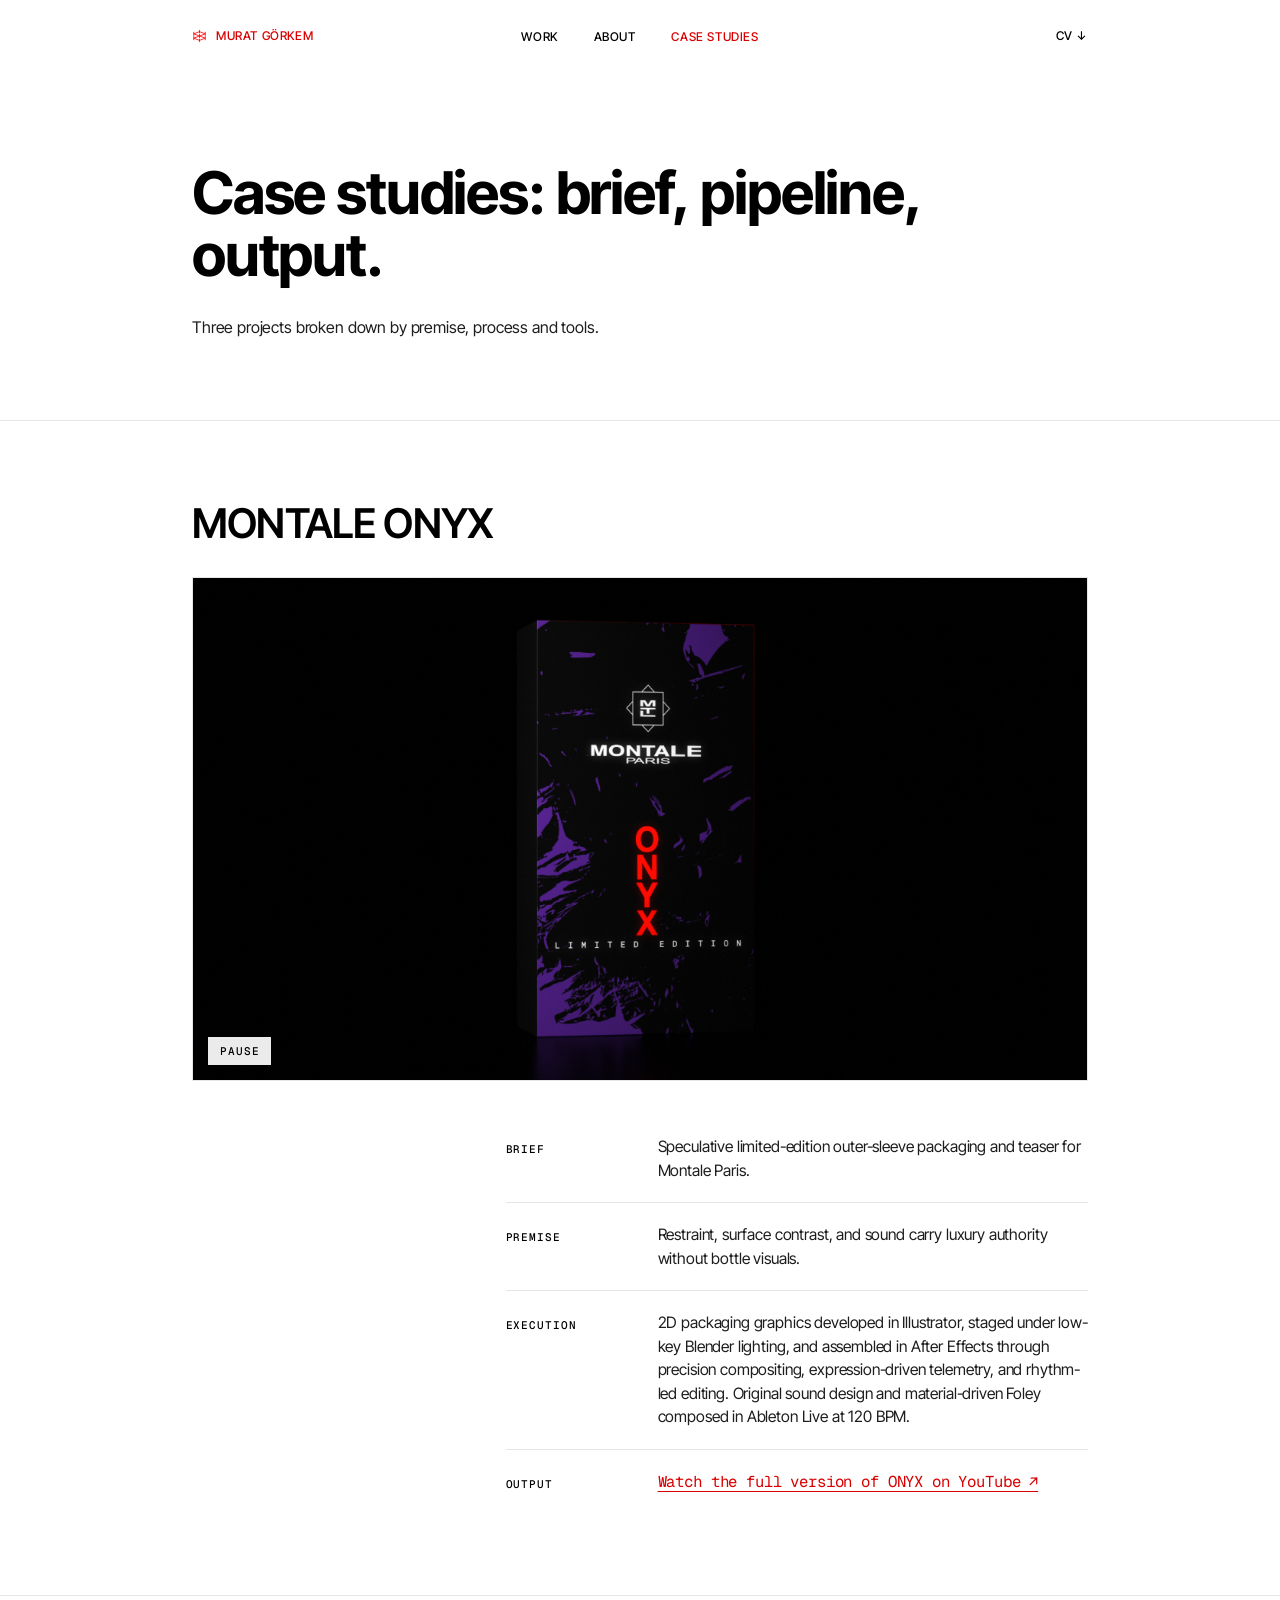
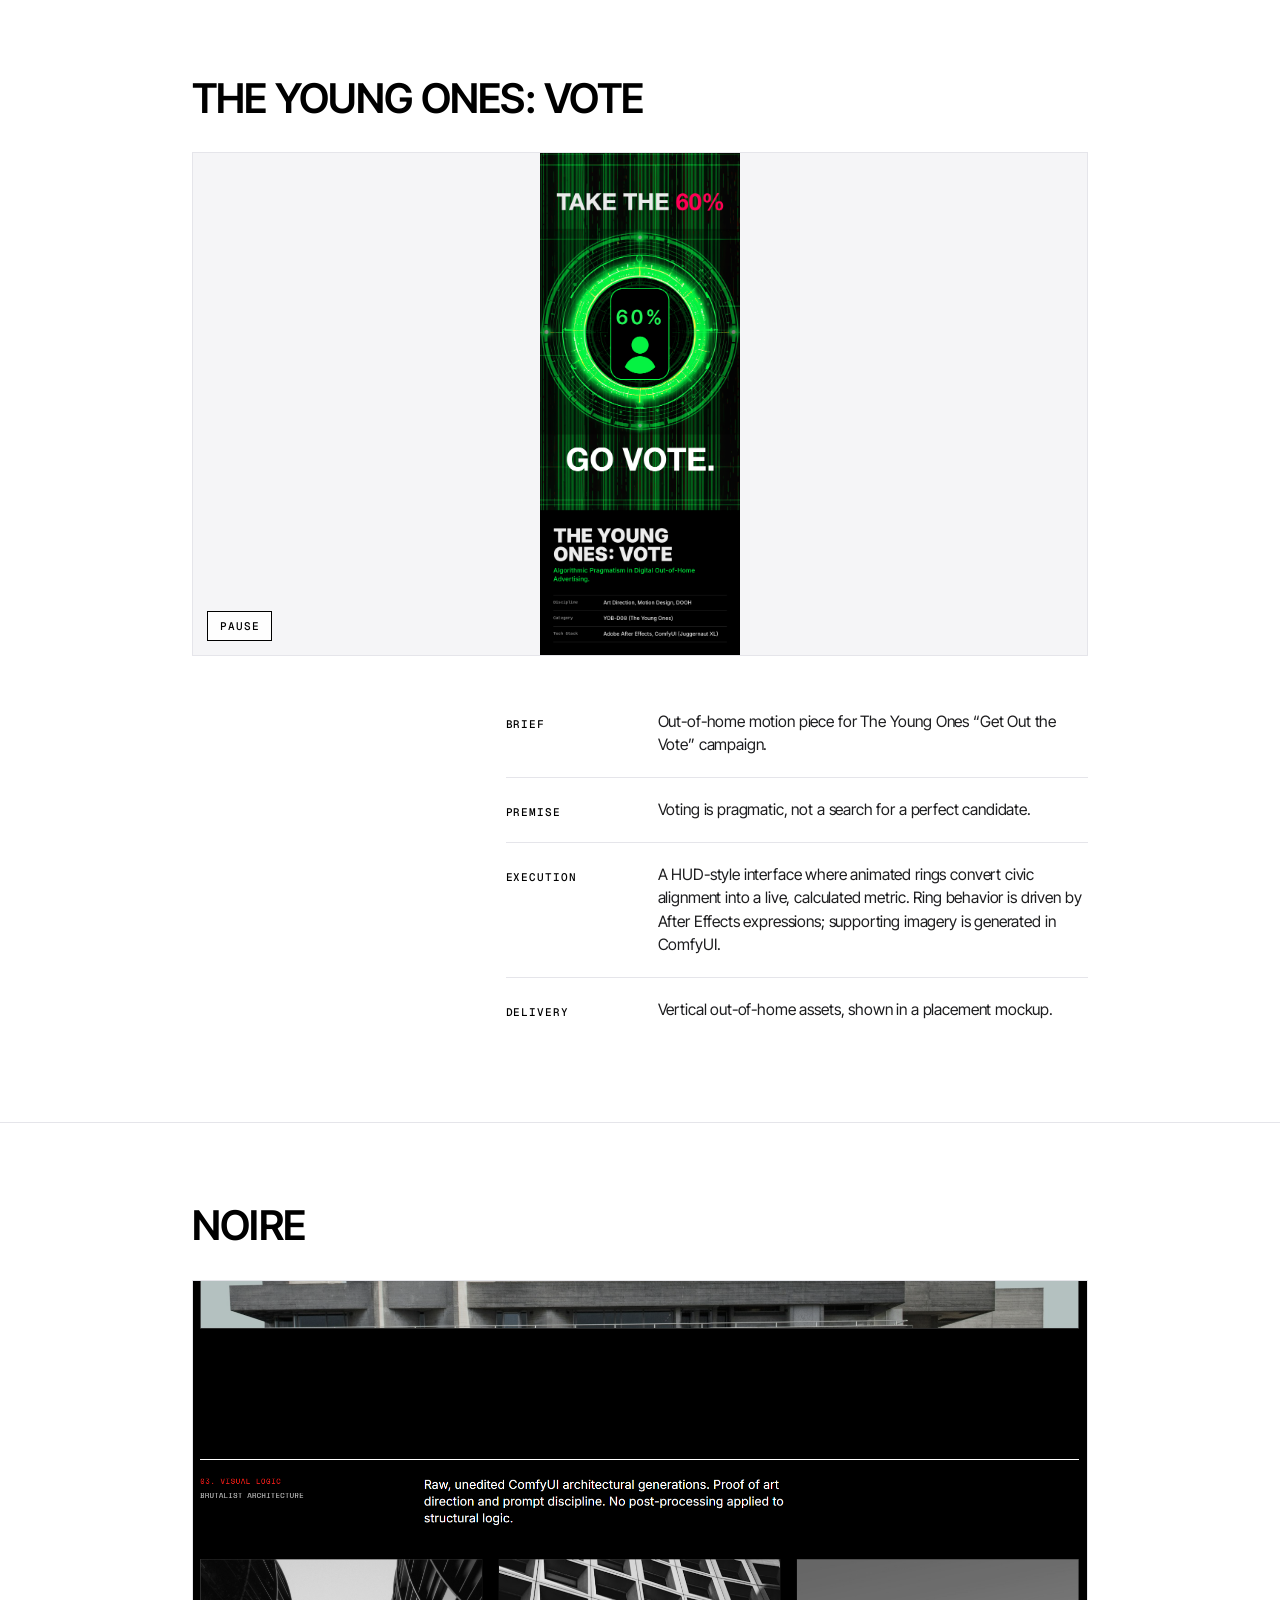
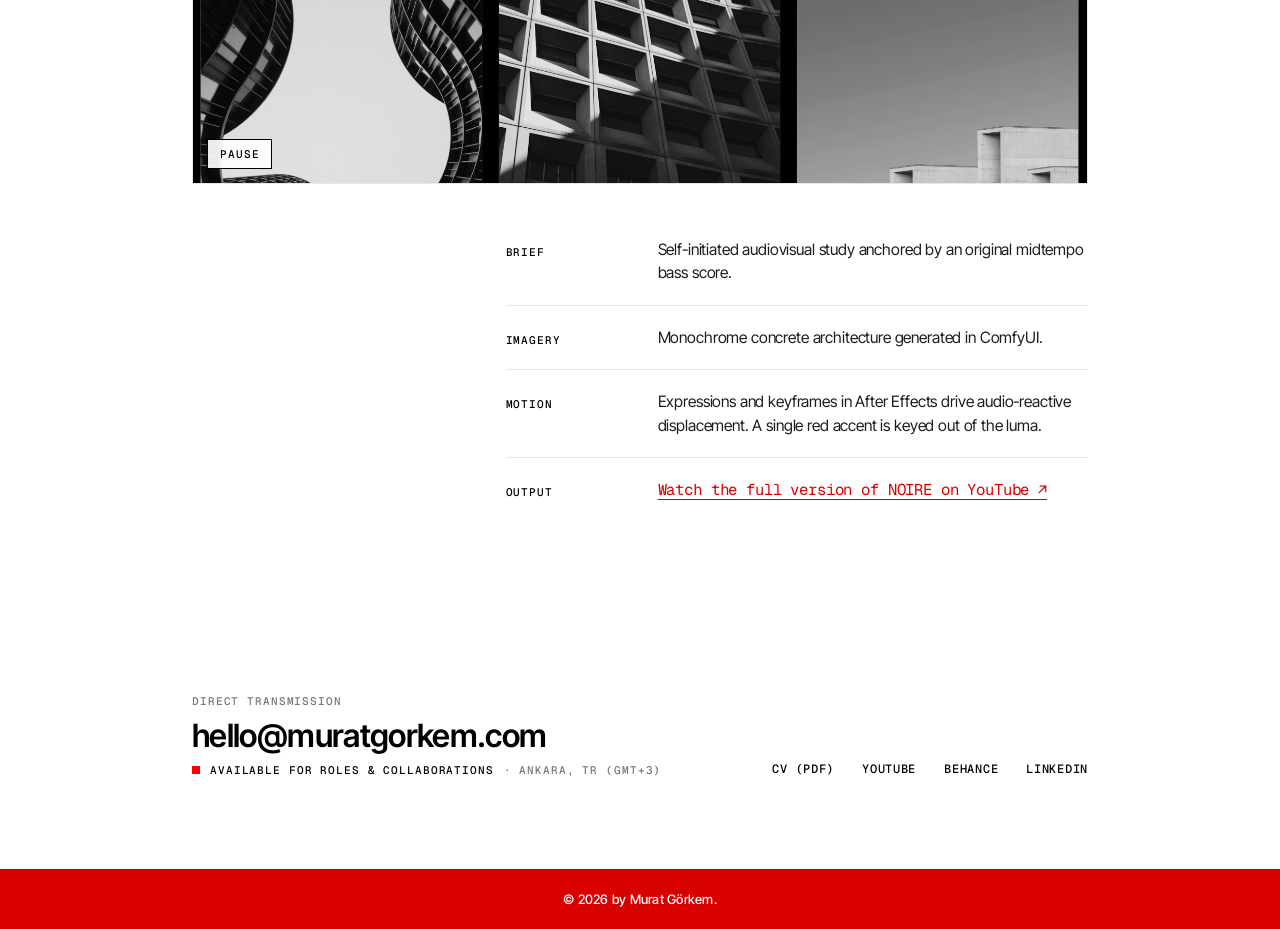
<file: case-studies/index.html>
<!DOCTYPE html>
<html lang="en">
<head>
	<meta charset="utf-8">
	<meta name="viewport" content="width=device-width, initial-scale=1">
	<title>Case Studies — Murat Görkem, Motion &amp; Sound Design</title>
	<meta name="description" content="Case studies by Murat Görkem: packaging motion, kinetic OOH motion and an audio-visual study, broken down by brief, process and tools.">
	<link rel="canonical" href="https://muratgorkem.com/case-studies/">
	<meta name="robots" content="index, follow, max-image-preview:large">
	<meta name="theme-color" content="#ffffff">
	<meta property="og:type" content="website">
	<meta property="og:site_name" content="Murat Görkem">
	<meta property="og:url" content="https://muratgorkem.com/case-studies/">
	<meta property="og:title" content="Case Studies — Murat Görkem">
	<meta property="og:description" content="Case studies by Murat Görkem: packaging motion, kinetic OOH motion and an audio-visual study, broken down by brief, process and tools.">
	<meta property="og:image" content="https://muratgorkem.com/images/preview.jpg">
	<meta name="twitter:card" content="summary_large_image">
	<link rel="icon" href="/favicon.ico" sizes="48x48">
	<link rel="icon" type="image/png" href="/favicon.png" sizes="192x192">
	<link rel="apple-touch-icon" href="/favicon.png">
	<link rel="preload" href="/assets/css/fonts/InterTight-VariableFont_wght.ttf" as="font" type="font/ttf" crossorigin>
	<link rel="preload" href="/assets/css/fonts/GeistMono-VariableFont_wght.ttf" as="font" type="font/ttf" crossorigin>
	<link rel="stylesheet" href="/assets/css/main.css?v=4">
	<script>document.documentElement.classList.add('js','ready');</script>
</head>
<body>
	<header id="header">
		<div class="header-inner">
			<a href="/" class="brand">
				<svg class="brand-mark" viewBox="0 0 120 96" fill="none" aria-hidden="true">
					<path d="M14 31L60 13L106 31L60 48L14 31Z" stroke="#FF0000" stroke-width="6.5" stroke-linejoin="miter"/>
					<path d="M14 65L60 48L106 65L60 83L14 65Z" stroke="#FF0000" stroke-width="6.5" stroke-linejoin="miter"/>
					<path d="M14 19V43M14 53V77M106 19V43M106 53V77M60 4V23M60 37V59M60 73V92" stroke="#FF0000" stroke-width="6.5" stroke-linecap="square"/>
				</svg>
				<span class="brand-name">MURAT GÖRKEM</span>
			</a>
			<nav id="nav" aria-label="Main">
				<ul>
					<li><a href="/#work">WORK</a></li>
					<li><a href="/#about">ABOUT</a></li>
					<li><a href="/case-studies/" class="is-current" aria-current="page">CASE STUDIES</a></li>
				</ul>
			</nav>
			<a class="header-cv" href="/assets/Murat_Gorkem_CV.pdf" download>CV <span aria-hidden="true">↓</span></a>
		</div>
	</header>

	<main class="cs-page">
		<div class="cs-intro">
			<h1 class="about-headline" data-split="words" data-intro>Case studies: brief, pipeline, output.</h1>
			<p class="cs-lede">Three projects broken down by premise, process and tools.</p>
		</div>
		
<article class="cs" id="montale-onyx">
    <div class="cs-head">
        <h2>Montale Onyx</h2>
    </div>

    <figure class="cs-figure" data-slideshow>
        <img class="cs-slide is-active" src="/case-studies\onyx_case/ONYX_CASE-01.png" alt="Montale Onyx project still 1">

        <img class="cs-slide" src="/case-studies\onyx_case/ONYX_CASE-02.png" alt="Montale Onyx project still 2" loading="lazy">
        <img class="cs-slide" src="/case-studies\onyx_case/ONYX_CASE-03.png" alt="Montale Onyx project still 2" loading="lazy">
        <img class="cs-slide" src="/case-studies\onyx_case/ONYX_CASE-04.png" alt="Montale Onyx project still 2" loading="lazy">
        <img class="cs-slide" src="/case-studies\onyx_case/ONYX_CASE-05.png" alt="Montale Onyx project still 2" loading="lazy">
        <img class="cs-slide" src="/case-studies\onyx_case/ONYX_CASE-06.png" alt="Montale Onyx project still 2" loading="lazy">
        <img class="cs-slide" src="/case-studies\onyx_case/ONYX_CASE-07.png" alt="Montale Onyx project still 2" loading="lazy">
        <img class="cs-slide" src="/case-studies\onyx_case/ONYX_CASE-08.png" alt="Montale Onyx project still 2" loading="lazy">
    </figure>

    <div class="project-details reveal">
        <ul class="project-meta-unlabeled" aria-label="Project specifications">
            <li>Speculative · Packaging &amp; motion</li>
            <li>Design, compositing &amp; sound</li>
            <li>After Effects, Illustrator, Ableton, Blender</li>
            <li class="is-muted">2026</li>
        </ul>

        <div class="project-description">
            <dl class="cs-rows">
                <div class="cs-row">
                    <dt>Brief</dt>
                    <dd>Speculative limited-edition outer-sleeve packaging and teaser for Montale Paris.</dd>
                </div>
                <div class="cs-row">
                    <dt>Premise</dt>
                    <dd>Restraint, surface contrast, and sound carry luxury authority without bottle visuals.</dd>
                </div>
                <div class="cs-row">
                    <dt>Execution</dt>
                    <dd>2D packaging graphics developed in Illustrator, staged under low-key Blender lighting, and assembled in After Effects through precision compositing, expression-driven telemetry, and rhythm-led editing. Original sound design and material-driven Foley composed in Ableton Live at 120 BPM.</dd>
                </div>
                <div class="cs-row">
                    <dt>Output</dt>
                    <dd>
                        <a class="meta-link" href="https://youtu.be/toiKRiZxXJs" target="_blank" rel="noopener">
                            Watch the full version of ONYX on YouTube ↗
                        </a>
                    </dd>
                </div>
            </dl>
        </div>
    </div>
</article>

<article class="cs" id="young-ones">
    <div class="cs-head">
        <h2>The Young Ones: Vote</h2>
    </div>

    <figure class="cs-figure is-light" data-slideshow>
        <img class="cs-slide is-active" src="/case-studies/vote_case/yob%20(1).png" alt="Young Ones campaign project still 1">

        <img class="cs-slide" src="/case-studies/vote_case/yob%20(2).png" alt="Young Ones campaign project still 2" loading="lazy">
        <img class="cs-slide" src="/case-studies/vote_case/yob%20(3).png" alt="Young Ones campaign project still 3" loading="lazy">
        <img class="cs-slide" src="/case-studies/vote_case/yob%20(4).png" alt="Young Ones campaign project still 4" loading="lazy">
        <img class="cs-slide" src="/case-studies/vote_case/yob%20(5).png" alt="Young Ones campaign project still 5" loading="lazy">
        <img class="cs-slide" src="/case-studies/vote_case/yob%20(6).png" alt="Young Ones campaign project still 6" loading="lazy">

        <video class="cs-slide" muted loop playsinline preload="none" poster="/case-studies/vote_case/yob%20(1).png" src="/videos/murat-gorkem-vote-mockup.mp4" aria-label="Young Ones campaign: placement mockup"></video>

        <video class="cs-slide" muted loop playsinline preload="none" poster="/case-studies/vote_case/yob%20(1).png" src="/videos/murat-gorkem-vote-ooh.mp4" aria-label="Young Ones campaign: out-of-home asset"></video>
    </figure>

    <div class="project-details reveal">
        <ul class="project-meta-unlabeled" aria-label="Project specifications">
            <li>Brief-based · Out-of-home motion</li>
            <li>Design, motion &amp; compositing</li>
            <li>After Effects, ComfyUI</li>
            <li class="is-muted">2026</li>
        </ul>

        <div class="project-description">
            <dl class="cs-rows">
                <div class="cs-row">
                    <dt>Brief</dt>
                    <dd>Out-of-home motion piece for The Young Ones “Get Out the Vote” campaign.</dd>
                </div>
                <div class="cs-row">
                    <dt>Premise</dt>
                    <dd>Voting is pragmatic, not a search for a perfect candidate.</dd>
                </div>
                <div class="cs-row">
                    <dt>Execution</dt>
                    <dd>A HUD-style interface where animated rings convert civic alignment into a live, calculated metric. Ring behavior is driven by After Effects expressions; supporting imagery is generated in ComfyUI.</dd>
                </div>
                <div class="cs-row">
                    <dt>Delivery</dt>
                    <dd>Vertical out-of-home assets, shown in a placement mockup.</dd>
                </div>
            </dl>
        </div>
    </div>

    <!-- ADD when available: breakdown clip, process stills, outcome (views, client feedback). -->
</article>

		

<article class="cs" id="noire">
    <div class="cs-head">
        <h2>NOIRE</h2>
    </div>

    <figure class="cs-figure" data-slideshow>
        <img class="cs-slide is-active" src="/case-studies/noire_case/noire%20(1).png" alt="NOIRE project still 1">

        <img class="cs-slide" src="/case-studies/noire_case/noire%20(2).png" alt="NOIRE project still 2" loading="lazy">
        <img class="cs-slide" src="/case-studies/noire_case/noire%20(3).png" alt="NOIRE project still 3" loading="lazy">
        <img class="cs-slide" src="/case-studies/noire_case/noire%20(4).png" alt="NOIRE project still 4" loading="lazy">
        <img class="cs-slide" src="/case-studies/noire_case/noire%20(5).png" alt="NOIRE project still 5" loading="lazy">
        <img class="cs-slide" src="/case-studies/noire_case/noire%20(6).png" alt="NOIRE project still 6" loading="lazy">
        <img class="cs-slide" src="/case-studies/noire_case/noire%20(7).png" alt="NOIRE project still 7" loading="lazy">
        <img class="cs-slide" src="/case-studies/noire_case/noire%20(8).png" alt="NOIRE project still 8" loading="lazy">
        <img class="cs-slide" src="/case-studies/noire_case/noire%20(9).png" alt="NOIRE project still 9" loading="lazy">
        <img class="cs-slide" src="/case-studies/noire_case/noire%20(10).png" alt="NOIRE project still 10" loading="lazy">
        <img class="cs-slide" src="/case-studies/noire_case/noire%20(11).png" alt="NOIRE project still 11" loading="lazy">
        <img class="cs-slide" src="/case-studies/noire_case/noire%20(12).png" alt="NOIRE project still 12" loading="lazy">
    </figure>

    <div class="project-details reveal">
        <ul class="project-meta-unlabeled" aria-label="Project specifications">
            <li>Self-initiated · Audio-visual study</li>
            <li>Concept, score &amp; motion</li>
            <li>After Effects, ComfyUI, Waveform</li>
            <li class="is-muted">2026</li>
        </ul>

        <div class="project-description">
            <dl class="cs-rows">
                <div class="cs-row">
                    <dt>Brief</dt>
                    <dd>Self-initiated audiovisual study anchored by an original midtempo bass score.</dd>
                </div>
                <div class="cs-row">
                    <dt>Imagery</dt>
                    <dd>Monochrome concrete architecture generated in ComfyUI.</dd>
                </div>
                <div class="cs-row">
                    <dt>Motion</dt>
                    <dd>Expressions and keyframes in After Effects drive audio-reactive displacement. A single red accent is keyed out of the luma.</dd>
                </div>
                <div class="cs-row">
                    <dt>Output</dt>
                    <dd>
                        <a class="meta-link" href="https://www.youtube.com/watch?v=kDASMdGe5AM" target="_blank" rel="noopener">
                            Watch the full version of NOIRE on YouTube ↗
                        </a>
                    </dd>
                </div>
            </dl>
        </div>
    </div>
</article>

			<!-- ADD when available: breakdown clip, process stills, outcome (views, client feedback). -->
	</main>

	<footer id="contact" class="info-section">
		<div class="footer-inner">
			<div class="footer-cta">
				<span class="mono-label">DIRECT TRANSMISSION</span>
				<a href="mailto:hello@muratgorkem.com" class="footer-email">hello@muratgorkem.com</a>
				<p class="status"><span class="status-dot" aria-hidden="true"></span>Available for roles &amp; collaborations <span class="muted">· Ankara, TR (GMT+3)</span></p>
				<!-- Add here if true: "Open to remote work / relocation". -->
			</div>
			<div class="footer-links">
				<a href="/assets/Murat_Gorkem_CV.pdf" download>CV (PDF)</a>
				<a href="https://www.youtube.com/@IvertusNoir" target="_blank" rel="noopener">YouTube</a>
				<a href="https://www.behance.net/muratgrkem" target="_blank" rel="noopener">Behance</a>
				<a href="https://www.linkedin.com/in/hmuratgorkem/" target="_blank" rel="noopener">LinkedIn</a>
			</div>
		</div>
	</footer>

	<div class="copyright"><p>© 2026 by Murat Görkem.</p></div>

	<script>
	(function () {
		var d = document, reduce = matchMedia('(prefers-reduced-motion: reduce)').matches;
		var each = function (l, f) { Array.prototype.forEach.call(l, f); };
		each(d.querySelectorAll('[data-split]'), function (el) {
			var i = 0;
			Array.prototype.slice.call(el.childNodes).forEach(function (n) {
				if (n.nodeType !== 3) return;
				var f = d.createDocumentFragment();
				n.textContent.split(/(\s+)/).forEach(function (p) {
					if (!p) return;
					if (/^\s+$/.test(p)) { f.appendChild(d.createTextNode(' ')); return; }
					var w = d.createElement('span'), c = d.createElement('span');
					w.className = 'w'; c.className = 'c';
					c.style.setProperty('--i', Math.min(i++, 40)); c.textContent = p;
					w.appendChild(c); f.appendChild(w);
				});
				el.replaceChild(f, n);
			});
		});
		each(d.querySelectorAll('[data-intro]'), function (h) { h.classList.add('in'); });
		var targets = d.querySelectorAll('.reveal, .info-section');
		if (!('IntersectionObserver' in window) || reduce) { each(targets, function (el) { el.classList.add('in'); }); }
		else {
			var io = new IntersectionObserver(function (es) { es.forEach(function (e) { e.target.classList.toggle('in', e.isIntersecting); }); }, { threshold: 0.14, rootMargin: '0px 0px -6% 0px' });
			each(targets, function (el) { io.observe(el); });
		}
		each(d.querySelectorAll('[data-slideshow]'), function (fig) {
			var slides = Array.prototype.slice.call(fig.querySelectorAll('.cs-slide')), n = slides.length, i = 0, timer = null, visible = false, paused = reduce;
			if (n < 2) return;
			function show(k) {
				var old = slides[i]; old.classList.remove('is-active'); if (old.pause) old.pause();
				i = (k + n) % n;
				var s = slides[i]; s.classList.add('is-active');
				if (s.play) { s.currentTime = 0; var p = s.play(); if (p && p.catch) p.catch(function () {}); }
			}
			function stop() { clearInterval(timer); timer = null; }
			function run() { stop(); if (!paused && visible && !d.hidden) timer = setInterval(function () { show(i + 1); }, 2000); }
			var bar = d.createElement('div'); bar.className = 'media-controls';
			bar.innerHTML = '<button type="button" class="mc-btn">' + (paused ? 'PLAY' : 'PAUSE') + '</button>';
			var btn = bar.firstChild;
			btn.addEventListener('click', function () { paused = !paused; btn.textContent = paused ? 'PLAY' : 'PAUSE'; run(); });
			fig.appendChild(bar);
			new IntersectionObserver(function (es) { visible = es[0].isIntersecting; run(); }, { threshold: 0.35 }).observe(fig);
			d.addEventListener('visibilitychange', run);
		});
		var header = d.getElementById('header'), lastY = scrollY;
		addEventListener('scroll', function () {
			var y = scrollY, dy = y - lastY;
			if (y < 120 || dy < -4) header.classList.remove('is-hidden'); else if (dy > 4) header.classList.add('is-hidden');
			lastY = y;
		}, { passive: true });
	})();
	</script>
</body>
</html>
</file>
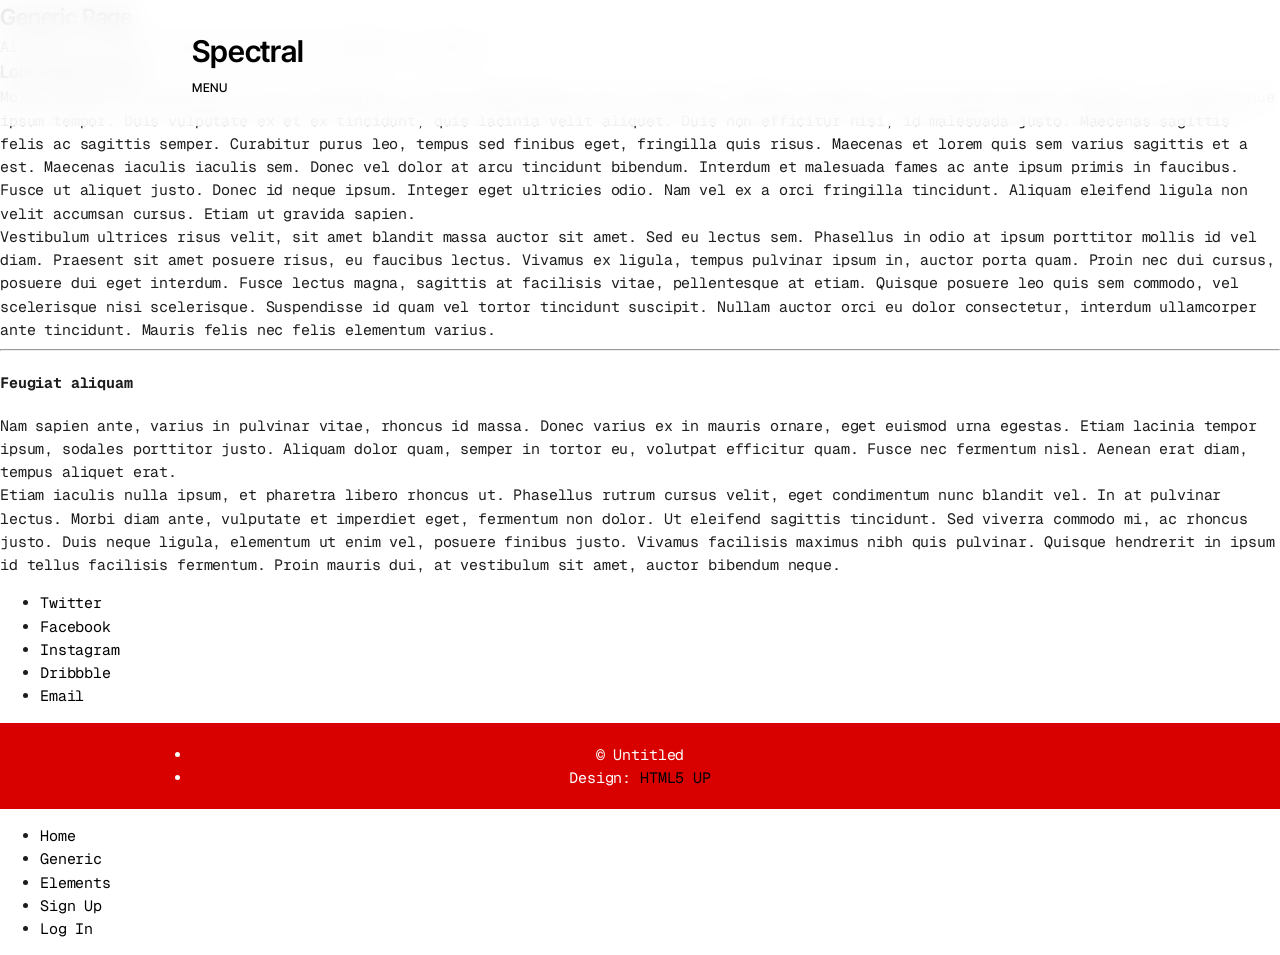
<file: generic.html>
<!DOCTYPE HTML>
<!--
	Spectral by HTML5 UP
	html5up.net | @ajlkn
	Free for personal and commercial use under the CCA 3.0 license (html5up.net/license)
-->
<html>
	<head>
		<title>Generic - Spectral by HTML5 UP</title>
		<meta charset="utf-8" />
		<meta name="viewport" content="width=device-width, initial-scale=1, user-scalable=no" />
		<link rel="stylesheet" href="assets/css/main.css" />
		<noscript><link rel="stylesheet" href="assets/css/noscript.css" /></noscript>
	</head>
	<body class="is-preload">

		<!-- Page Wrapper -->
			<div id="page-wrapper">

				<!-- Header -->
					<header id="header">
						<h1><a href="index.html">Spectral</a></h1>
						<nav id="nav">
							<ul>
								<li class="special">
									<a href="#menu" class="menuToggle"><span>Menu</span></a>
									<div id="menu">
										<ul>
											<li><a href="index.html">Home</a></li>
											<li><a href="generic.html">Generic</a></li>
											<li><a href="elements.html">Elements</a></li>
											<li><a href="#">Sign Up</a></li>
											<li><a href="#">Log In</a></li>
										</ul>
									</div>
								</li>
							</ul>
						</nav>
					</header>

				<!-- Main -->
					<article id="main">
						<header>
							<h2>Generic Page</h2>
							<p>Aliquam ut ex ut interdum donec amet imperdiet eleifend</p>
						</header>
						<section class="wrapper style5">
							<div class="inner">

								<h3>Lorem ipsum dolor</h3>
								<p>Morbi mattis mi consectetur tortor elementum, varius pellentesque velit convallis. Aenean tincidunt lectus auctor mauris maximus, ac scelerisque ipsum tempor. Duis vulputate ex et ex tincidunt, quis lacinia velit aliquet. Duis non efficitur nisi, id malesuada justo. Maecenas sagittis felis ac sagittis semper. Curabitur purus leo, tempus sed finibus eget, fringilla quis risus. Maecenas et lorem quis sem varius sagittis et a est. Maecenas iaculis iaculis sem. Donec vel dolor at arcu tincidunt bibendum. Interdum et malesuada fames ac ante ipsum primis in faucibus. Fusce ut aliquet justo. Donec id neque ipsum. Integer eget ultricies odio. Nam vel ex a orci fringilla tincidunt. Aliquam eleifend ligula non velit accumsan cursus. Etiam ut gravida sapien.</p>

								<p>Vestibulum ultrices risus velit, sit amet blandit massa auctor sit amet. Sed eu lectus sem. Phasellus in odio at ipsum porttitor mollis id vel diam. Praesent sit amet posuere risus, eu faucibus lectus. Vivamus ex ligula, tempus pulvinar ipsum in, auctor porta quam. Proin nec dui cursus, posuere dui eget interdum. Fusce lectus magna, sagittis at facilisis vitae, pellentesque at etiam. Quisque posuere leo quis sem commodo, vel scelerisque nisi scelerisque. Suspendisse id quam vel tortor tincidunt suscipit. Nullam auctor orci eu dolor consectetur, interdum ullamcorper ante tincidunt. Mauris felis nec felis elementum varius.</p>

								<hr />

								<h4>Feugiat aliquam</h4>
								<p>Nam sapien ante, varius in pulvinar vitae, rhoncus id massa. Donec varius ex in mauris ornare, eget euismod urna egestas. Etiam lacinia tempor ipsum, sodales porttitor justo. Aliquam dolor quam, semper in tortor eu, volutpat efficitur quam. Fusce nec fermentum nisl. Aenean erat diam, tempus aliquet erat.</p>

								<p>Etiam iaculis nulla ipsum, et pharetra libero rhoncus ut. Phasellus rutrum cursus velit, eget condimentum nunc blandit vel. In at pulvinar lectus. Morbi diam ante, vulputate et imperdiet eget, fermentum non dolor. Ut eleifend sagittis tincidunt. Sed viverra commodo mi, ac rhoncus justo. Duis neque ligula, elementum ut enim vel, posuere finibus justo. Vivamus facilisis maximus nibh quis pulvinar. Quisque hendrerit in ipsum id tellus facilisis fermentum. Proin mauris dui, at vestibulum sit amet, auctor bibendum neque.</p>

							</div>
						</section>
					</article>

				<!-- Footer -->
					<footer id="footer">
						<ul class="icons">
							<li><a href="#" class="icon brands fa-twitter"><span class="label">Twitter</span></a></li>
							<li><a href="#" class="icon brands fa-facebook-f"><span class="label">Facebook</span></a></li>
							<li><a href="#" class="icon brands fa-instagram"><span class="label">Instagram</span></a></li>
							<li><a href="#" class="icon brands fa-dribbble"><span class="label">Dribbble</span></a></li>
							<li><a href="#" class="icon solid fa-envelope"><span class="label">Email</span></a></li>
						</ul>
						<ul class="copyright">
							<li>&copy; Untitled</li><li>Design: <a href="http://html5up.net">HTML5 UP</a></li>
						</ul>
					</footer>

			</div>

		<!-- Scripts -->
			<script src="assets/js/jquery.min.js"></script>
			<script src="assets/js/jquery.scrollex.min.js"></script>
			<script src="assets/js/jquery.scrolly.min.js"></script>
			<script src="assets/js/browser.min.js"></script>
			<script src="assets/js/breakpoints.min.js"></script>
			<script src="assets/js/util.js"></script>
			<script src="assets/js/main.js"></script>

	</body>
</html>
</file>
<file: assets/css/main.css>
/* =========================================
   MURAT GÖRKEM — APPLE LIGHT / BRUTALIST EDITORIAL V7 (FINAL)
   ========================================= */

/* ---------- Self-hosted fonts ---------- */

@font-face {
    font-family: 'Inter Tight';
    src: url('fonts/InterTight-VariableFont_wght.ttf') format('truetype');
    font-weight: 100 900;
    font-style: normal;
    font-display: swap;
}

@font-face {
    font-family: 'Geist Mono';
    src: url('fonts/GeistMono-VariableFont_wght.ttf') format('truetype');
    font-weight: 100 900;
    font-style: normal;
    font-display: swap;
}

:root {
	--bg: #ffffff;
	--fg: #1d1d1f;
	--ink: #000000;
	--muted: #76767b;
	--line: #e5e5ea;
	--crimson: #FF0000;
	--nav-weight: 500; /* one value for brand, nav and CV link */
	--crimson-text: #D90000; /* AA-safe red for small text */
	--side: 15%;
	--gap: 24px;
	--ease-out: cubic-bezier(.16, 1, .3, 1);
	--ease-io: cubic-bezier(.76, 0, .24, 1);
	--font-display: 'Inter Tight', 'Helvetica Neue', Helvetica, Arial, sans-serif;
	--font-mono: 'Geist Mono', ui-monospace, SFMono-Regular, Menlo, Consolas, monospace;
}

*, *::before, *::after { box-sizing: border-box; }

::selection {
	background: var(--crimson);
	color: #ffffff;
}
::-moz-selection {
	background: var(--crimson);
	color: #ffffff;
}

html, body {
	scrollbar-width: none;
	-ms-overflow-style: none;
}
html::-webkit-scrollbar,
body::-webkit-scrollbar {
	display: none;
	width: 0;
	height: 0;
}

html { scroll-behavior: auto; -webkit-text-size-adjust: 100%; }
html.loading, html.loading body { overflow: hidden; }

body {
	margin: 0;
	background: var(--bg);
	color: var(--fg);
	font-family: var(--font-mono);
	font-weight: 400;
	font-size: 15px;
	line-height: 1.55;
	letter-spacing: -0.01em;
	overflow-x: hidden;
	-webkit-font-smoothing: antialiased;
	-moz-osx-font-smoothing: grayscale;
	transition: opacity .38s var(--ease-io);
}
html.is-switching body { opacity: 0; }

img, video { display: block; max-width: 100%; }

h1, h2, h3, .footer-email {
	margin: 0;
	font-family: var(--font-display);
	font-weight: 600;
	color: var(--ink);
}
p { margin: 0; }

.mono-label {
	font-family: var(--font-mono);
	font-weight: 500;
	font-size: 11px;
	letter-spacing: 0.08em;
	text-transform: uppercase;
	color: var(--muted);
}

a {
	color: var(--ink);
	text-decoration: none;
	transition: color .35s ease, opacity .35s ease;
}
a:hover { color: var(--crimson-text); }
a:focus-visible, button:focus-visible, .media-strip:focus-visible {
	outline: 1px solid var(--crimson);
	outline-offset: 4px;
}

/* ---------- Header ---------- */
#header {
	position: fixed;
	top: 0; left: 0;
	width: 100%;
	z-index: 100;
	padding: clamp(20px, 2.2vw, 34px) var(--side);
	background: rgba(255, 255, 255, 0.88);
	backdrop-filter: saturate(180%) blur(16px);
	-webkit-backdrop-filter: saturate(180%) blur(16px);
	transition: transform 1.2s var(--ease-out);
}
.js #header { transform: translateY(-130%); }
.ready #header { transform: none; }
.ready #header.is-hidden { transform: translateY(-130%); }

.header-inner {
	display: grid;
	grid-template-columns: 1fr auto 1fr;
	align-items: center;
	line-height: 1;
}
.brand {
	display: inline-flex;
	align-items: center;
	gap: 9px;
	justify-self: start;
	font-family: var(--font-display);
	font-weight: var(--nav-weight);
	font-size: clamp(12px, 0.92vw, 14px);
	letter-spacing: 0.05em;
	text-transform: uppercase;
	color: var(--crimson-text);
	opacity: 1;
	white-space: nowrap;
}
.brand:hover {
	color: var(--crimson-text);
	opacity: 0.8;
}
.brand-mark {
	height: 1em;
	width: auto;
	display: block;
	flex-shrink: 0;
}

#nav { justify-self: center; }
#nav ul {
	display: flex;
	gap: clamp(24px, 2.8vw, 44px);
	margin: 0;
	padding: 0;
	list-style: none;
}
#nav a {
	font-family: var(--font-display);
	font-weight: var(--nav-weight);
	font-size: clamp(12px, 0.92vw, 14px);
	letter-spacing: 0.05em;
	text-transform: uppercase;
	color: var(--ink);
	position: relative;
}
#nav a:hover,
#nav a.is-current { color: var(--crimson-text); }
.header-cv {
	justify-self: end;
	font-family: var(--font-display);
	font-weight: var(--nav-weight);
	font-size: clamp(12px, 0.92vw, 14px);
	letter-spacing: 0.05em;
	text-transform: uppercase;
}

/* ---------- View Switching ---------- */
html.is-about-open #home-view { display: none; }
#about-page {
	display: none;
	box-sizing: border-box;
	min-height: 100vh;
	min-height: 100svh; /* fills the screen, so the footer only appears on scroll */
	padding: clamp(140px, 18vh, 210px) 0 clamp(48px, 7vh, 88px);
}
html.is-about-open #about-page { display: flex; flex-direction: column; }
.about-page-inner {
	flex: 1;
	display: flex;
	flex-direction: column;
	justify-content: space-between;
	gap: clamp(40px, 6vh, 80px);
}

.about-hero {
	padding: 0 var(--side);
}
.about-headline {
	font-family: var(--font-display);
	font-weight: 700;
	font-size: clamp(2.2rem, 4.6vw, 5.8rem);
	line-height: 1.06;
	letter-spacing: -0.02em;
	color: var(--ink);
	max-width: 22ch;
	will-change: transform, opacity;
}
.about-grid { margin: 0; }
.about-columns {
	display: grid;
	grid-template-columns: 1fr 1fr;
	gap: 36px;
	margin-bottom: 44px;
}
.about-columns h3 {
	font-family: var(--font-display);
	font-weight: 600;
	font-size: 13px;
	letter-spacing: 0.05em;
	text-transform: uppercase;
	color: var(--crimson-text);
	margin-bottom: 12px;
}
.project-description .about-columns p {
	font-family: var(--font-display);
	font-weight: 400;
	font-size: clamp(0.98rem, 1.15vw, 1.25rem);
	line-height: 1.5;
	color: var(--fg);
}
.back-to-work {
	display: inline-flex;
	align-items: center;
	gap: 10px;
	font-family: var(--font-display);
	font-weight: 600;
	font-size: 12px;
	letter-spacing: 0.06em;
	text-transform: uppercase;
	color: var(--ink);
}
.back-to-work svg {
	width: 16px;
	height: auto;
	transition: transform .35s var(--ease-out);
}
.back-to-work:hover { color: var(--crimson-text); }
.back-to-work:hover svg { transform: translateX(-4px); }

/* ---------- Hero ---------- */
#banner {
	position: relative;
	display: flex;
	flex-direction: column;
	justify-content: center;
	min-height: 100vh;
	min-height: 100svh; /* full screen: the first project only appears on scroll */
	padding: clamp(110px, 14vh, 160px) var(--side) clamp(36px, 6vh, 64px);
}
.hero-statement {
	width: 100%;
	max-width: 100%;
	margin: auto 0;
	font-family: var(--font-display);
	font-weight: 700;
	font-size: clamp(2.5rem, 5.5vw, 7.4rem);
	line-height: 1.06;
	letter-spacing: -0.025em;
	color: var(--ink);
	will-change: transform, opacity;
}
.banner-footer {
	display: flex;
	flex-wrap: wrap;
	gap: 16px;
	justify-content: space-between;
	align-items: flex-end;
}
.scroll-arrow {
	position: relative;
	display: inline-flex;
	align-items: center;
	justify-content: center;
	width: 36px;
	height: 48px;
	color: var(--ink);
	overflow: hidden;
	transition: opacity 1.2s ease 1s, color .3s ease;
}
.scroll-arrow:hover { color: var(--crimson-text); }
.js .scroll-arrow { opacity: 0; }
.ready .scroll-arrow { opacity: 1; }
.scroll-arrow-track {
	display: flex;
	width: 22px;
	height: 30px;
	will-change: transform, opacity;
	animation: kineticArrowPattern 1.55s cubic-bezier(.65, 0, .35, 1) infinite;
}
.scroll-arrow-svg {
	width: 100%;
	height: 100%;
	display: block;
}
@keyframes kineticArrowPattern {
	0% { transform: translate3d(0, -115%, 0) scaleY(0.85); opacity: 0; }
	28% { transform: translate3d(0, 0%, 0) scaleY(1); opacity: 1; }
	62% { transform: translate3d(0, 14%, 0) scaleY(1.04); opacity: 1; }
	100% { transform: translate3d(0, 118%, 0) scaleY(0.85); opacity: 0; }
}

/* ---------- Projects ---------- */
.project { padding: clamp(80px, 11vh, 140px) 0; }
.project-header {
	display: flex;
	justify-content: space-between;
	align-items: flex-end;
	gap: 24px;
	padding: 0 var(--side);
	margin-bottom: 36px;
}
.project-header h2 {
	font-weight: 600;
	font-size: clamp(1.8rem, 3.2vw, 3.4rem);
	line-height: 1.06;
	letter-spacing: -0.02em;
	text-transform: uppercase;
}
.slider-telemetry {
	display: flex;
	flex-direction: column;
	align-items: flex-end;
	gap: 10px;
}
.slider-count {
	font-family: var(--font-mono);
	font-weight: 500;
	font-size: 12px;
	letter-spacing: 0.08em;
	color: var(--ink);
	font-variant-numeric: tabular-nums;
	white-space: nowrap;
}
.slider-progress {
	width: 72px;
	height: 2px;
	background: var(--line);
	overflow: hidden;
}
.slider-bar {
	display: block;
	width: 100%;
	height: 100%;
	background: var(--crimson);
	transform-origin: left;
	transition: transform .95s var(--ease-out);
}

/* ---------- Carousels & Vertical Overrides ---------- */
.media-strip {
	position: relative;
	height: 0;
	padding-top: calc((100% - 2 * var(--side)) * .5625);
	margin-bottom: 48px;
	overflow: hidden;
	cursor: grab;
	touch-action: pan-y;
	-webkit-user-select: none;
	user-select: none;
}
.media-strip.dragging { cursor: grabbing; }
.media-strip.strip-square { padding-top: calc((100% - 2 * var(--side)) * 0.62); }

.track {
	position: absolute;
	inset: 0;
	transition: transform 1.85s var(--ease-out);
}

.slide {
	position: absolute;
	top: 0; bottom: 0;
	left: var(--side);
	width: calc(100% - 2 * var(--side));
	overflow: hidden;
	background: #f5f5f7;
	border: 1px solid var(--line);
	clip-path: inset(0 0% 0 0);
	transform: translate3d(calc(var(--k, 0) * (100% + var(--gap)) + var(--drag, 0px)), 0, 0) scale(0.965);
	opacity: 0.35;
	filter: grayscale(100%) contrast(108%);
	transition: transform 1.65s var(--ease-io), opacity 1.15s var(--ease-out), filter 1.15s ease, clip-path 1.4s var(--ease-out), border-color .75s ease;
}
.slide.is-active {
	transform: translate3d(calc(var(--k, 0) * (100% + var(--gap)) + var(--drag, 0px)), 0, 0) scale(1);
	opacity: 1;
	filter: grayscale(0%) contrast(100%);
	border-color: #d2d2d7;
}
.slide:not(.is-active) { cursor: pointer; }
.slide:not(.is-active):hover { opacity: 0.65; }
.media-strip.dragging .slide { transition: opacity .5s ease, filter .5s ease; }

.media-strip.strip-square .slide {
	background: #ffffff;
	border: none;
}

/* Base Media Rules */
.slide img, .slide video {
	display: block;
	width: 100%;
	height: 100%;
	object-fit: cover;
	pointer-events: none;
	-webkit-user-drag: none;
	transform: translate3d(0, var(--py, 0%), 0) scale(1.14);
	transition: transform 1.55s var(--ease-out);
}

/* Vertical assets: contain, no zoom or parallax */
.slide img.vertical-asset,
.slide video.vertical-asset {
	object-fit: contain;
	transform: none;
}

.slide.slide-open img:not(.vertical-asset), 
.slide.slide-open video:not(.vertical-asset) {
	animation: slideAperture 1.35s var(--ease-out);
}
@keyframes slideAperture {
	0% { transform: translate3d(8%, var(--py, 0%), 0) scale(1.24); }
	100% { transform: translate3d(0, var(--py, 0%), 0) scale(1.14); }
}

.js .media-strip:not(.in) .slide img,
.js .media-strip:not(.in) .slide video {
	transform: translate3d(12%, var(--py, 0%), 0) scale(1.26);
}
.js .media-strip:not(.in) .slide img.vertical-asset,
.js .media-strip:not(.in) .slide video.vertical-asset {
	transform: translate3d(0, 0, 0) scale(1);
}

.next-pointer {
	position: absolute;
	top: 50%;
	right: calc(var(--side) * 0.32);
	z-index: 15;
	display: flex;
	align-items: center;
	justify-content: center;
	width: 44px;
	height: 44px;
	padding: 0;
	background: rgba(255, 255, 255, 0.92);
	border: 1px solid var(--ink);
	color: var(--ink);
	cursor: pointer;
	transform: translateY(-50%);
	transition: background-color .35s var(--ease-out), border-color .35s var(--ease-out), color .35s var(--ease-out), transform .35s var(--ease-out);
}
.next-pointer svg {
	width: 16px;
	height: auto;
	animation: pointerDrift 2.8s var(--ease-io) infinite;
}
.next-pointer:hover {
	background: var(--crimson);
	border-color: var(--crimson);
	color: #ffffff;
	transform: translateY(-50%) scale(1.05);
}
@keyframes pointerDrift {
	0%, 100% { transform: translateX(-2px); }
	50% { transform: translateX(2px); }
}

/* ---------- Editorial Grid ---------- */
.project-details {
	display: grid;
	grid-template-columns: 35% 1fr;
	align-items: start;
	width: 100%;
	padding: 0 var(--side);
}
.project-meta-unlabeled {
	grid-column: 1;
	margin: 4px 0 0 0;
	padding: 0 24px 0 0;
	list-style: none;
	font-family: var(--font-display);
	font-weight: 500;
	font-size: clamp(11px, 0.88vw, 13px);
	line-height: 1.65;
	letter-spacing: 0.03em;
	text-transform: uppercase;
	color: var(--ink);
}
.project-meta-unlabeled .is-muted {
	color: var(--muted);
	font-family: var(--font-mono);
	font-weight: 400;
}
.js .project-meta-unlabeled li {
	opacity: 0;
	transform: translateY(12px);
	transition: opacity .95s ease, transform 1.1s var(--ease-out);
}
.js .project-details.in .project-meta-unlabeled li {
	opacity: 1;
	transform: none;
}
.project-meta-unlabeled li:nth-child(2) { transition-delay: .09s; }
.project-meta-unlabeled li:nth-child(3) { transition-delay: .18s; }
.project-meta-unlabeled li:nth-child(4) { transition-delay: .27s; }
.project-meta-unlabeled li:nth-child(5) { transition-delay: .36s; }

.project-description {
	grid-column: 2;
	width: 100%;
	max-width: none;
}
.project-description p {
	width: 100%;
	max-width: none;
	font-family: var(--font-display);
	font-weight: 400;
	font-size: clamp(1.15rem, 1.55vw, 1.85rem);
	line-height: 1.36;
	letter-spacing: -0.01em;
	color: var(--ink);
}
.project-credits {
	margin-top: 2.6em;
	font-family: var(--font-display);
	font-weight: 500;
	font-size: clamp(11px, 0.85vw, 13px);
	line-height: 1.6;
	letter-spacing: 0.03em;
	text-transform: uppercase;
	color: var(--ink);
}
.project-credits span {
	color: var(--muted);
	font-weight: 400;
	margin-right: 8px;
}
.js .project-credits {
	opacity: 0;
	transform: translateY(14px);
	transition: opacity 1.15s ease, transform 1.25s var(--ease-out);
	transition-delay: .35s;
}
.js .project-details.in .project-credits { opacity: 1; transform: none; }

/* ---------- Footer ---------- */
.info-section {
	position: relative;
	padding: clamp(80px, 10vh, 120px) 0;
}
.footer-inner {
	display: flex;
	justify-content: space-between;
	align-items: flex-end;
	gap: 24px;
	padding: 0 var(--side);
}
.footer-cta { display: flex; flex-direction: column; gap: 10px; }
.footer-email {
	font-weight: 600;
	font-size: clamp(1.4rem, 2.5vw, 2.8rem);
	letter-spacing: -0.02em;
	line-height: 1;
}
.footer-links {
	display: flex;
	gap: 28px;
	font-family: var(--font-mono);
	font-weight: 500;
	font-size: 12px;
	letter-spacing: 0.06em;
	text-transform: uppercase;
}

/* ---------- Masked Text Reveal ---------- */
.w {
	display: inline-block;
	vertical-align: top;
	white-space: nowrap;
	overflow: hidden;
	padding: 0 .08em .16em;
	margin: 0 -.08em -.16em;
}
.c { display: inline-block; }

.js .c {
	transform: translateY(118%);
	transition: transform 1.35s var(--ease-out);
	transition-delay: calc(var(--i) * 18ms);
}
.js [data-split="words"] .c { transition-delay: calc(var(--i) * 28ms); }
.js .in .c { transform: none; }

/* ---------- Reduced Motion ---------- */
@media (prefers-reduced-motion: reduce) {
	.scroll-arrow-track, .next-pointer svg, .status-dot, .eq i { animation: none; }
	.js .c, .js .media-strip, .js .project-credits, .js .project-meta-unlabeled li,
	.js .scroll-arrow, .js .status, .js .reel, .js #header { opacity: 1; transform: none; transition: none; }
	.js .media-strip:not(.in) .track { transform: none; }
	.js .media-strip:not(.in) .slide.is-active { clip-path: none; }
	.slide, .track { transition: none; }
}

/* ---------- Responsive ---------- */
@media (max-width: 980px) {
	:root { --side: 7%; --gap: 12px; }
	.project-details { grid-template-columns: 1fr; gap: 20px; }
	.project-meta-unlabeled, .project-description { grid-column: 1; }
	.about-columns { grid-template-columns: 1fr; gap: 24px; }
	.next-pointer { right: 14px; width: 40px; height: 40px; }
}
@media (max-width: 640px) {
	:root { --side: 5%; }
	.header-inner { display: flex; justify-content: space-between; }
	.header-spacer { display: none; }
	#nav ul { gap: 16px; }
	.project-header { flex-direction: column; align-items: flex-start; }
	.slider-telemetry { align-items: flex-start; width: 100%; }
	.slider-progress { width: 100%; }
	.footer-inner { flex-direction: column; align-items: flex-start; gap: 28px; }
	.header-cv { display: none; }
	.media-strip.strip-square { padding-top: calc((100% - 2 * var(--side)) * 1.05); }
	.footer-links { flex-wrap: wrap; gap: 18px; }
}

/* ---------- Loader (first visit per session only) ---------- */
#loader {
	display: none;
	position: fixed;
	inset: 0;
	background: #fff;
	z-index: 9999;
	cursor: pointer;
	transition: opacity .5s ease-in-out;
}
.js #loader { display: flex; }
.js.skip-intro #loader { display: none; }
#loader.done { opacity: 0; pointer-events: none; }
.loader-location {
	position: absolute;
	top: clamp(20px, 2.2vw, 34px);
	right: var(--side);
	font-family: var(--font-mono);
	font-weight: 500;
	font-size: 12px;
	letter-spacing: 0.06em;
	color: var(--ink);
}
#counter-element {
	position: absolute;
	top: 50%;
	left: 50%;
	transform: translate(-50%, -50%);
	font-family: var(--font-mono);
	font-weight: 600;
	font-size: clamp(5rem, 12vw, 10rem);
	line-height: 1.1;
	color: var(--ink);
}

/* ---------- Status line ---------- */
.status {
	display: inline-flex;
	align-items: center;
	gap: 10px;
	flex-wrap: wrap;
	font-family: var(--font-mono);
	font-weight: 500;
	font-size: 11px;
	letter-spacing: 0.08em;
	text-transform: uppercase;
	color: var(--ink);
}
.status .muted { color: var(--muted); }
.status-dot { width: 8px; height: 8px; background: var(--crimson); animation: statusPulse 2.2s ease-in-out infinite; }
@keyframes statusPulse { 50% { opacity: .25; } }
.js .banner-footer .status { opacity: 0; transition: opacity 1.2s ease 1s; }
.ready .banner-footer .status { opacity: 1; }
.is-status { color: var(--crimson-text); font-family: var(--font-mono); font-weight: 500; }
.is-status::before { content: ""; display: inline-block; width: 8px; height: 8px; margin-right: 10px; background: var(--crimson); }

/* ---------- Showreel ---------- */
.reel { padding: 0 var(--side); margin-bottom: clamp(24px, 4vh, 56px); }
.reel[hidden] { display: none; }
.reel-head { margin-bottom: 14px; }
.reel-frame { position: relative; aspect-ratio: 16 / 9; background: #000; overflow: hidden; border: 1px solid var(--line); }
.reel-frame video { width: 100%; height: 100%; object-fit: cover; }
.js .reel { opacity: 0; transform: translateY(24px); transition: opacity 1.1s ease, transform 1.3s var(--ease-out); }
.js .reel.in { opacity: 1; transform: none; }

/* ---------- Video controls (sound + pause) ---------- */
.media-controls { position: absolute; left: 14px; bottom: 14px; z-index: 6; display: flex; gap: 8px; }
.slide:not(.is-active) .media-controls { visibility: hidden; }
.mc-btn {
	display: inline-flex;
	align-items: center;
	gap: 8px;
	height: 30px;
	padding: 0 12px;
	font-family: var(--font-mono);
	font-weight: 500;
	font-size: 11px;
	letter-spacing: 0.08em;
	text-transform: uppercase;
	color: var(--ink);
	background: rgba(255, 255, 255, 0.92);
	border: 1px solid var(--ink);
	cursor: pointer;
	transition: background-color .3s var(--ease-out), border-color .3s var(--ease-out), color .3s var(--ease-out);
}
.mc-btn:hover { background: var(--crimson); border-color: var(--crimson); color: #fff; }
.eq { display: inline-flex; align-items: flex-end; gap: 2px; height: 10px; }
.eq i { display: block; width: 2px; height: 3px; background: currentColor; }
.mc-sound.is-on .eq i { animation: eqBar .9s ease-in-out infinite; }
.mc-sound.is-on .eq i:nth-child(2) { animation-delay: .2s; }
.mc-sound.is-on .eq i:nth-child(3) { animation-delay: .4s; }
@keyframes eqBar { 50% { height: 10px; } }

/* ---------- Project meta links + About extras ---------- */
.project-meta-unlabeled.has-link { align-self: stretch; display: flex; flex-direction: column; }
.meta-link-item { margin-top: auto; padding-top: 1rem; }
.meta-link { font-family: var(--font-mono); text-decoration: underline; text-underline-offset: 4px; color: var(--crimson-text); }
.meta-link:hover { opacity: .6; }
.about-links { display: flex; flex-wrap: wrap; gap: 20px 36px; }

/* ---------- Case studies page ---------- */
.cs-page { padding: clamp(140px, 18vh, 210px) 0 0; }
.cs-intro { padding: 0 var(--side); margin-bottom: clamp(56px, 9vh, 110px); }
.cs-intro .about-headline { max-width: 20ch; }
.cs-lede { margin-top: 28px; max-width: 52ch; font-family: var(--font-display); font-size: clamp(1rem, 1.25vw, 1.35rem); line-height: 1.5; color: var(--fg); }
.cs { padding: clamp(56px, 9vh, 110px) 0; border-top: 1px solid var(--line); }
.cs-head { display: flex; justify-content: space-between; align-items: flex-end; gap: 24px; padding: 0 var(--side); margin-bottom: 32px; }
.cs-head h2 { font-weight: 600; font-size: clamp(1.8rem, 3.2vw, 3.4rem); line-height: 1.06; letter-spacing: -0.02em; text-transform: uppercase; }
.cs-figure { position: relative; margin: 0 var(--side) clamp(36px, 6vh, 64px); aspect-ratio: 16 / 9; background: #000; overflow: hidden; border: 1px solid var(--line); }
.cs-slide { position: absolute; inset: 0; width: 100%; height: 100%; object-fit: cover; opacity: 0; transition: opacity .9s ease; }
.cs-slide.is-active { opacity: 1; }
.cs-figure.is-light { background: #f5f5f7; }
.cs-figure.is-light .cs-slide { object-fit: contain; }
.cs-rows { margin: 0; }
.cs-row { display: grid; grid-template-columns: 8rem 1fr; gap: 24px; padding: 20px 0; border-top: 1px solid var(--line); }
.cs-row:first-child { border-top: 0; padding-top: 0; }
.cs-row dt { font-family: var(--font-mono); font-weight: 500; font-size: 11px; letter-spacing: 0.08em; text-transform: uppercase; color: var(--ink); padding-top: 6px; }
.cs .is-muted { color: var(--ink); }
.cs-row dd { margin: 0; font-family: var(--font-display); font-size: clamp(0.98rem, 1.15vw, 1.25rem); line-height: 1.5; color: var(--fg); }
@media (max-width: 640px) {
	.cs-row { grid-template-columns: 1fr; gap: 6px; }
	.cs-head { flex-direction: column; align-items: flex-start; }
}

/* ---------- Copyright bar (every page) ---------- */
.copyright {
	background: var(--crimson-text);
	color: #fff;
	text-align: center;
	padding: 20px var(--side) calc(20px + env(safe-area-inset-bottom, 0px));
}
.copyright p {
	font-family: var(--font-display);
	font-weight: 500;
	font-size: 13px;
	letter-spacing: 0.02em;
	color: #fff;
}


/* Montale Onyx only: clearer neighboring media previews */
.media-strip[aria-label="Montale Onyx project media"] .slide:not(.is-active) { opacity: .55 !important; visibility: visible !important; }
.media-strip[aria-label="Montale Onyx project media"] .slide:not(.is-active):hover { opacity: .72 !important; }
</file>
<file: assets/css/noscript.css>
/*
	Spectral by HTML5 UP
	html5up.net | @ajlkn
	Free for personal and commercial use under the CCA 3.0 license (html5up.net/license)
*/

/* Banner */

	body.is-preload #banner h2 {
		-moz-transform: none;
		-webkit-transform: none;
		-ms-transform: none;
		transform: none;
		opacity: 1;
	}

		body.is-preload #banner h2:before, body.is-preload #banner h2:after {
			width: 100%;
		}

	body.is-preload #banner .more {
		-moz-transform: none;
		-webkit-transform: none;
		-ms-transform: none;
		transform: none;
		opacity: 1;
	}

	body.is-preload #banner:after {
		opacity: 0;
	}
</file>
